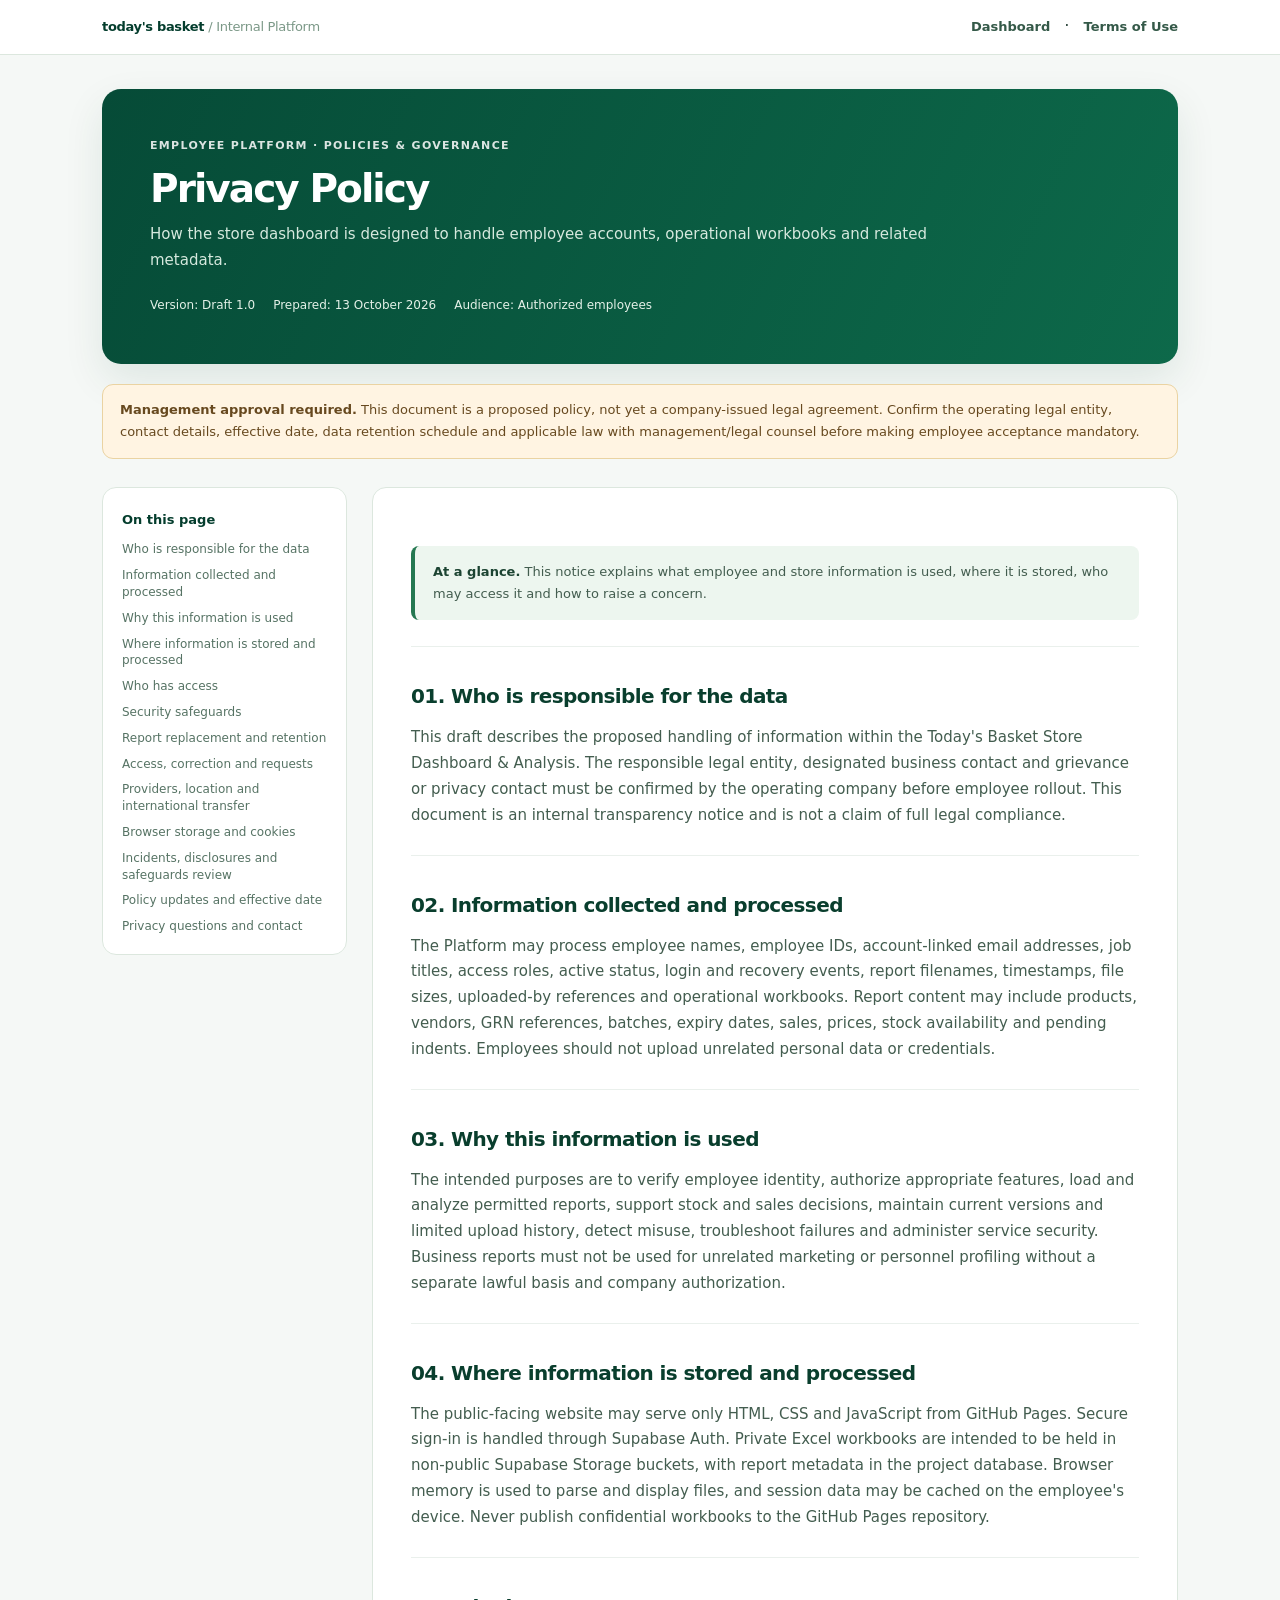
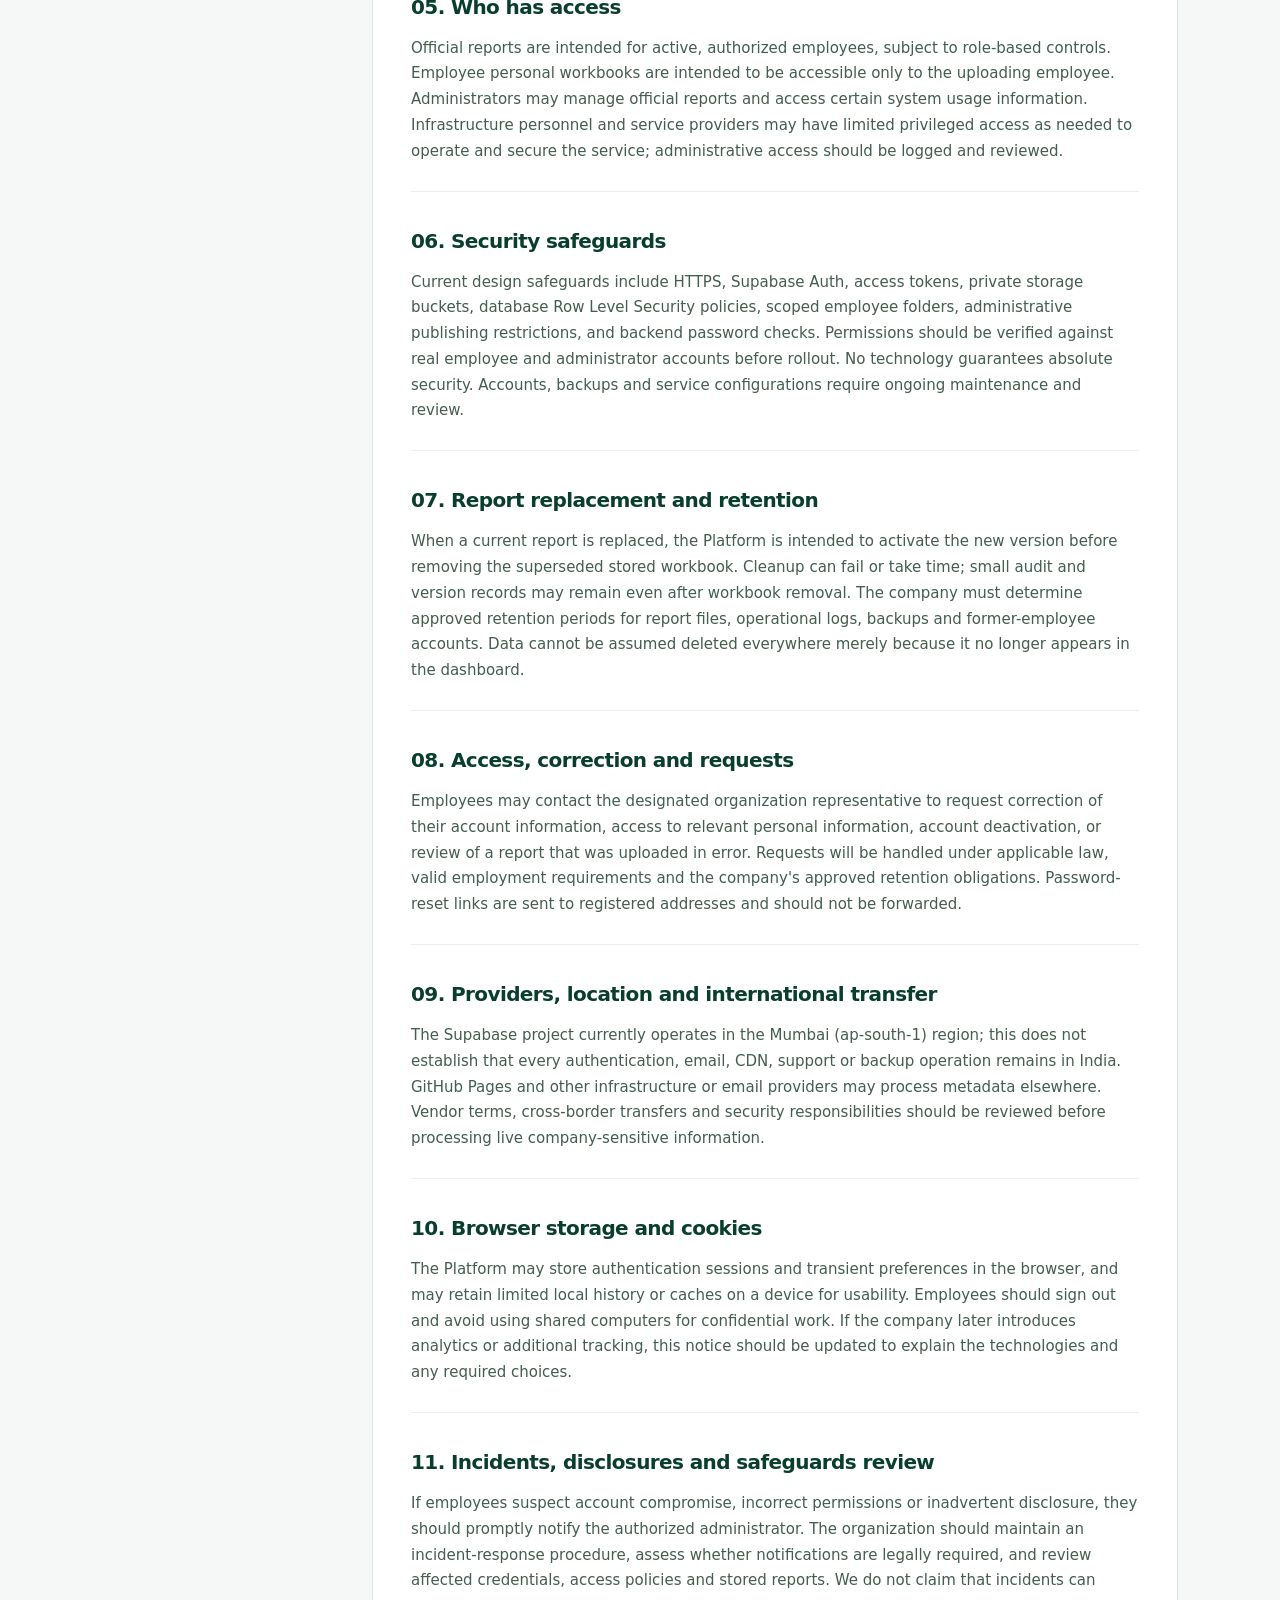
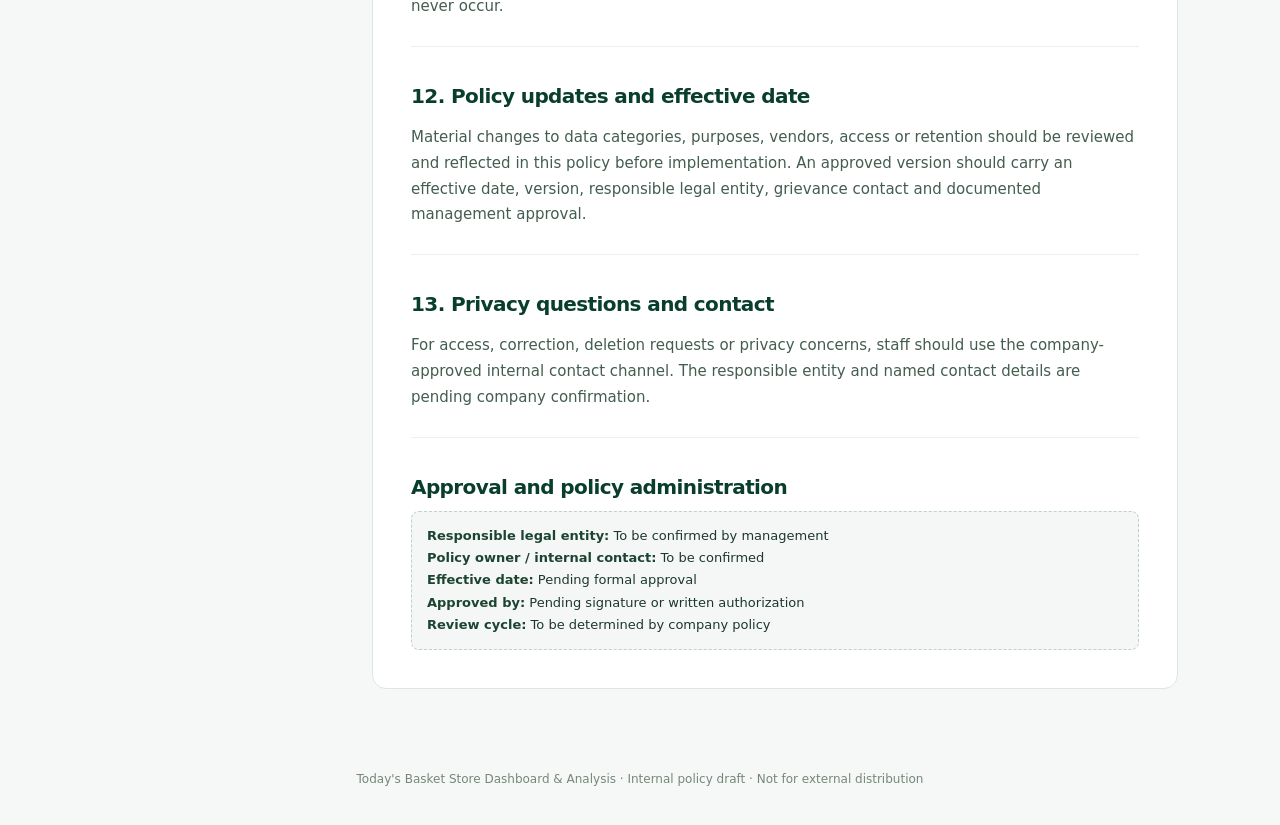
<file: privacy.html>
<!doctype html><html lang="en"><head><meta charset="utf-8"><meta name="viewport" content="width=device-width,initial-scale=1"><meta name="color-scheme" content="light"><title>Privacy Policy | Today's Basket</title><style>
:root{color-scheme:light;--green:#07543c;--deep:#043d2d;--text:#1c372c;--muted:#60756a;--line:#dce7de;--bg:#f5f8f6}
*{box-sizing:border-box}html{scroll-behavior:smooth}body{margin:0;background:var(--bg);color:var(--text);font-family:Inter,'DM Sans',system-ui,-apple-system,BlinkMacSystemFont,'Segoe UI',sans-serif;line-height:1.72;font-size:15px;-webkit-text-size-adjust:100%}
header{background:#fff;border-bottom:1px solid var(--line);position:sticky;top:0;z-index:5}nav{max-width:1160px;margin:auto;display:flex;align-items:center;justify-content:space-between;gap:12px;padding:14px clamp(18px,4vw,42px)}nav .brand{font-weight:850;color:var(--deep);letter-spacing:-.025em}nav a{color:#345948;font-weight:700;text-decoration:none;font-size:13px}nav a:hover{text-decoration:underline}
main{max-width:1160px;margin:34px auto 80px;padding:0 clamp(16px,4vw,42px)}.hero{background:linear-gradient(115deg,#064b37,#0d694a);color:white;border-radius:19px;padding:clamp(24px,5vw,48px);box-shadow:0 16px 40px #064b3719}.eyebrow{text-transform:uppercase;letter-spacing:.12em;font-size:11px;font-weight:850;opacity:.85}h1{font-size:clamp(28px,3.1vw,39px);line-height:1.18;letter-spacing:-.05em;margin:10px 0}h2{font-size:20px;color:#093e2d;letter-spacing:-.03em;line-height:1.35;margin:32px 0 10px}h3{font-size:16px;color:#174b36;line-height:1.4;margin:22px 0 8px}p,li{color:#435d4f}ul,ol{padding-left:23px}.hero p{color:#d6e9de;max-width:790px;margin:10px 0 0}.meta{display:flex;gap:18px;flex-wrap:wrap;font-size:12px;color:#e4f1e8;margin-top:22px}.grid{display:grid;grid-template-columns:245px minmax(0,1fr);gap:25px;margin-top:28px;align-items:start}.toc{background:white;border:1px solid var(--line);border-radius:14px;padding:19px;position:sticky;top:76px}.toc strong{color:var(--deep);font-size:13px}.toc a{display:block;margin-top:9px;color:#567364;text-decoration:none;font-size:12px;line-height:1.4}.toc a:hover{text-decoration:underline;color:var(--deep)}article{background:white;border:1px solid var(--line);border-radius:14px;padding:clamp(20px,3vw,38px);min-width:0}article section{border-top:1px solid #eaf0ec;margin-top:26px;padding-top:4px}article section:first-child{border-top:0;margin-top:0}.callout{background:#edf6ef;border-left:4px solid #257851;border-radius:8px;padding:15px 18px;margin:20px 0}.callout p{margin:0;font-size:13px}.legal-status{background:#fff4e2;border:1px solid #ead3a2;color:#67491f;padding:14px 17px;border-radius:11px;margin-top:20px;font-size:13px}.legal-status strong{color:#67491f}.contact-placeholder{background:#f5f7f6;border:1px dashed #bed3c4;border-radius:8px;padding:13px 15px;font-size:13px}strong{color:#1c4432}a{color:#086444}a:focus-visible{outline:3px solid #2c875a;outline-offset:2px;border-radius:3px}footer{text-align:center;color:#75877a;font-size:12px;padding:0 20px 35px}@media(max-width:900px){.grid{grid-template-columns:1fr}.toc{position:static;display:grid;grid-template-columns:repeat(2,minmax(0,1fr));column-gap:12px}.toc strong{grid-column:1/-1}}@media(max-width:540px){main{margin:16px auto 50px}.grid{gap:16px;margin-top:17px}.toc{grid-template-columns:1fr}article{border-radius:12px}.hero{border-radius:12px}nav{flex-wrap:wrap}}
</style></head><body><header><nav><a class="brand" href="index.html">today's basket <span style="font-weight:500;color:#7b9887">/ Internal Platform</span></a><div><a href="index.html">Dashboard</a> &nbsp; · &nbsp; <a href="terms.html">Terms of Use</a></div></nav></header><main><div class="hero"><div class="eyebrow">Employee platform · Policies & governance</div><h1>Privacy Policy</h1><p>How the store dashboard is designed to handle employee accounts, operational workbooks and related metadata.</p><div class="meta"><span>Version: Draft 1.0</span><span>Prepared: 13 October 2026</span><span>Audience: Authorized employees</span></div></div><div class="legal-status"><strong>Management approval required.</strong> This document is a proposed policy, not yet a company-issued legal agreement. Confirm the operating legal entity, contact details, effective date, data retention schedule and applicable law with management/legal counsel before making employee acceptance mandatory.</div><div class="grid"><aside class="toc"><strong>On this page</strong><a href="#controller">Who is responsible for the data</a><a href="#information">Information collected and processed</a><a href="#purposes">Why this information is used</a><a href="#flow">Where information is stored and processed</a><a href="#access">Who has access</a><a href="#security">Security safeguards</a><a href="#retention">Report replacement and retention</a><a href="#rights">Access, correction and requests</a><a href="#providers">Providers, location and international transfer</a><a href="#cookies">Browser storage and cookies</a><a href="#incidents">Incidents, disclosures and safeguards review</a><a href="#updates">Policy updates and effective date</a><a href="#contact">Privacy questions and contact</a></aside><article><div class="callout"><p><strong>At a glance.</strong> This notice explains what employee and store information is used, where it is stored, who may access it and how to raise a concern.</p></div><section id="controller"><h2>01. Who is responsible for the data</h2><p>This draft describes the proposed handling of information within the Today&#x27;s Basket Store Dashboard &amp; Analysis. The responsible legal entity, designated business contact and grievance or privacy contact must be confirmed by the operating company before employee rollout. This document is an internal transparency notice and is not a claim of full legal compliance.</p></section><section id="information"><h2>02. Information collected and processed</h2><p>The Platform may process employee names, employee IDs, account-linked email addresses, job titles, access roles, active status, login and recovery events, report filenames, timestamps, file sizes, uploaded-by references and operational workbooks. Report content may include products, vendors, GRN references, batches, expiry dates, sales, prices, stock availability and pending indents. Employees should not upload unrelated personal data or credentials.</p></section><section id="purposes"><h2>03. Why this information is used</h2><p>The intended purposes are to verify employee identity, authorize appropriate features, load and analyze permitted reports, support stock and sales decisions, maintain current versions and limited upload history, detect misuse, troubleshoot failures and administer service security. Business reports must not be used for unrelated marketing or personnel profiling without a separate lawful basis and company authorization.</p></section><section id="flow"><h2>04. Where information is stored and processed</h2><p>The public-facing website may serve only HTML, CSS and JavaScript from GitHub Pages. Secure sign-in is handled through Supabase Auth. Private Excel workbooks are intended to be held in non-public Supabase Storage buckets, with report metadata in the project database. Browser memory is used to parse and display files, and session data may be cached on the employee&#x27;s device. Never publish confidential workbooks to the GitHub Pages repository.</p></section><section id="access"><h2>05. Who has access</h2><p>Official reports are intended for active, authorized employees, subject to role-based controls. Employee personal workbooks are intended to be accessible only to the uploading employee. Administrators may manage official reports and access certain system usage information. Infrastructure personnel and service providers may have limited privileged access as needed to operate and secure the service; administrative access should be logged and reviewed.</p></section><section id="security"><h2>06. Security safeguards</h2><p>Current design safeguards include HTTPS, Supabase Auth, access tokens, private storage buckets, database Row Level Security policies, scoped employee folders, administrative publishing restrictions, and backend password checks. Permissions should be verified against real employee and administrator accounts before rollout. No technology guarantees absolute security. Accounts, backups and service configurations require ongoing maintenance and review.</p></section><section id="retention"><h2>07. Report replacement and retention</h2><p>When a current report is replaced, the Platform is intended to activate the new version before removing the superseded stored workbook. Cleanup can fail or take time; small audit and version records may remain even after workbook removal. The company must determine approved retention periods for report files, operational logs, backups and former-employee accounts. Data cannot be assumed deleted everywhere merely because it no longer appears in the dashboard.</p></section><section id="rights"><h2>08. Access, correction and requests</h2><p>Employees may contact the designated organization representative to request correction of their account information, access to relevant personal information, account deactivation, or review of a report that was uploaded in error. Requests will be handled under applicable law, valid employment requirements and the company&#x27;s approved retention obligations. Password-reset links are sent to registered addresses and should not be forwarded.</p></section><section id="providers"><h2>09. Providers, location and international transfer</h2><p>The Supabase project currently operates in the Mumbai (ap-south-1) region; this does not establish that every authentication, email, CDN, support or backup operation remains in India. GitHub Pages and other infrastructure or email providers may process metadata elsewhere. Vendor terms, cross-border transfers and security responsibilities should be reviewed before processing live company-sensitive information.</p></section><section id="cookies"><h2>10. Browser storage and cookies</h2><p>The Platform may store authentication sessions and transient preferences in the browser, and may retain limited local history or caches on a device for usability. Employees should sign out and avoid using shared computers for confidential work. If the company later introduces analytics or additional tracking, this notice should be updated to explain the technologies and any required choices.</p></section><section id="incidents"><h2>11. Incidents, disclosures and safeguards review</h2><p>If employees suspect account compromise, incorrect permissions or inadvertent disclosure, they should promptly notify the authorized administrator. The organization should maintain an incident-response procedure, assess whether notifications are legally required, and review affected credentials, access policies and stored reports. We do not claim that incidents can never occur.</p></section><section id="updates"><h2>12. Policy updates and effective date</h2><p>Material changes to data categories, purposes, vendors, access or retention should be reviewed and reflected in this policy before implementation. An approved version should carry an effective date, version, responsible legal entity, grievance contact and documented management approval.</p></section><section id="contact"><h2>13. Privacy questions and contact</h2><p>For access, correction, deletion requests or privacy concerns, staff should use the company-approved internal contact channel. The responsible entity and named contact details are pending company confirmation.</p></section><section><h2>Approval and policy administration</h2><div class="contact-placeholder"><strong>Responsible legal entity:</strong> To be confirmed by management<br><strong>Policy owner / internal contact:</strong> To be confirmed<br><strong>Effective date:</strong> Pending formal approval<br><strong>Approved by:</strong> Pending signature or written authorization<br><strong>Review cycle:</strong> To be determined by company policy</div></section></article></div></main><footer>Today's Basket Store Dashboard & Analysis · Internal policy draft · Not for external distribution</footer></body></html>
</file>
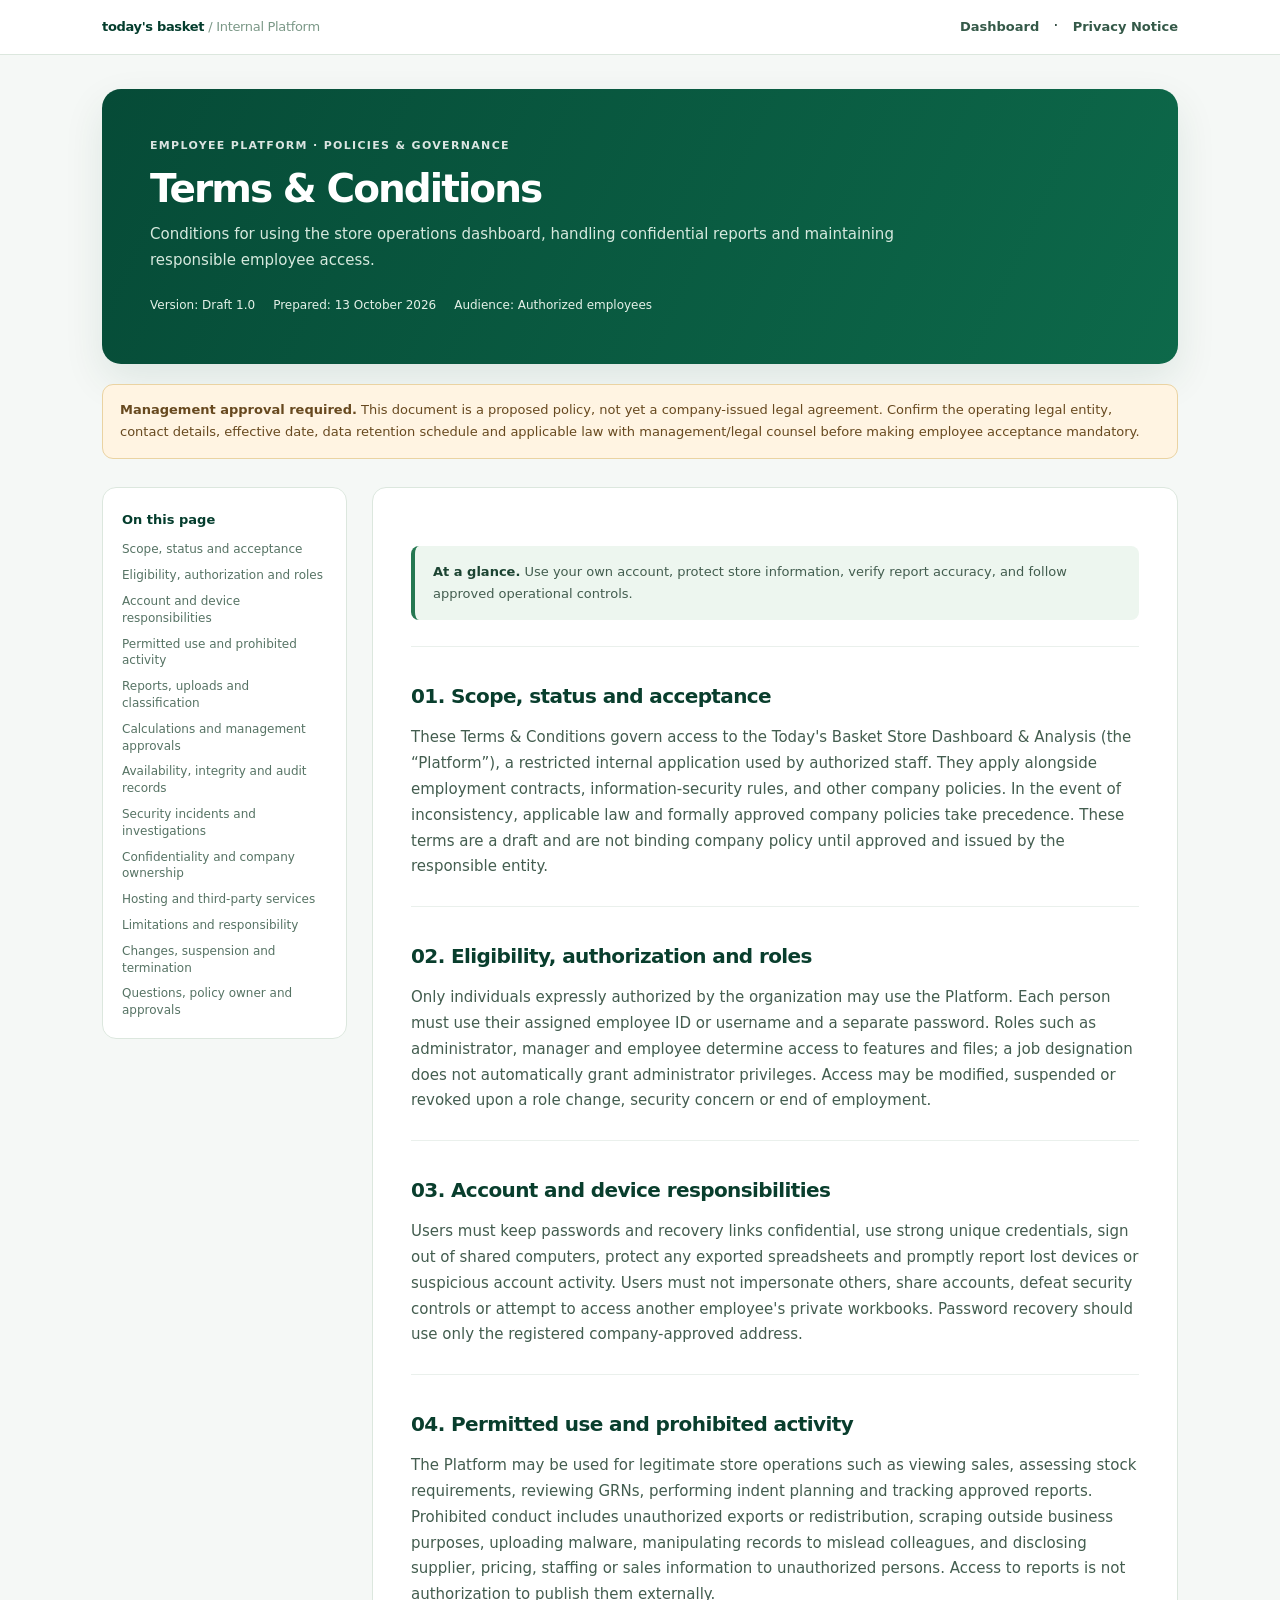
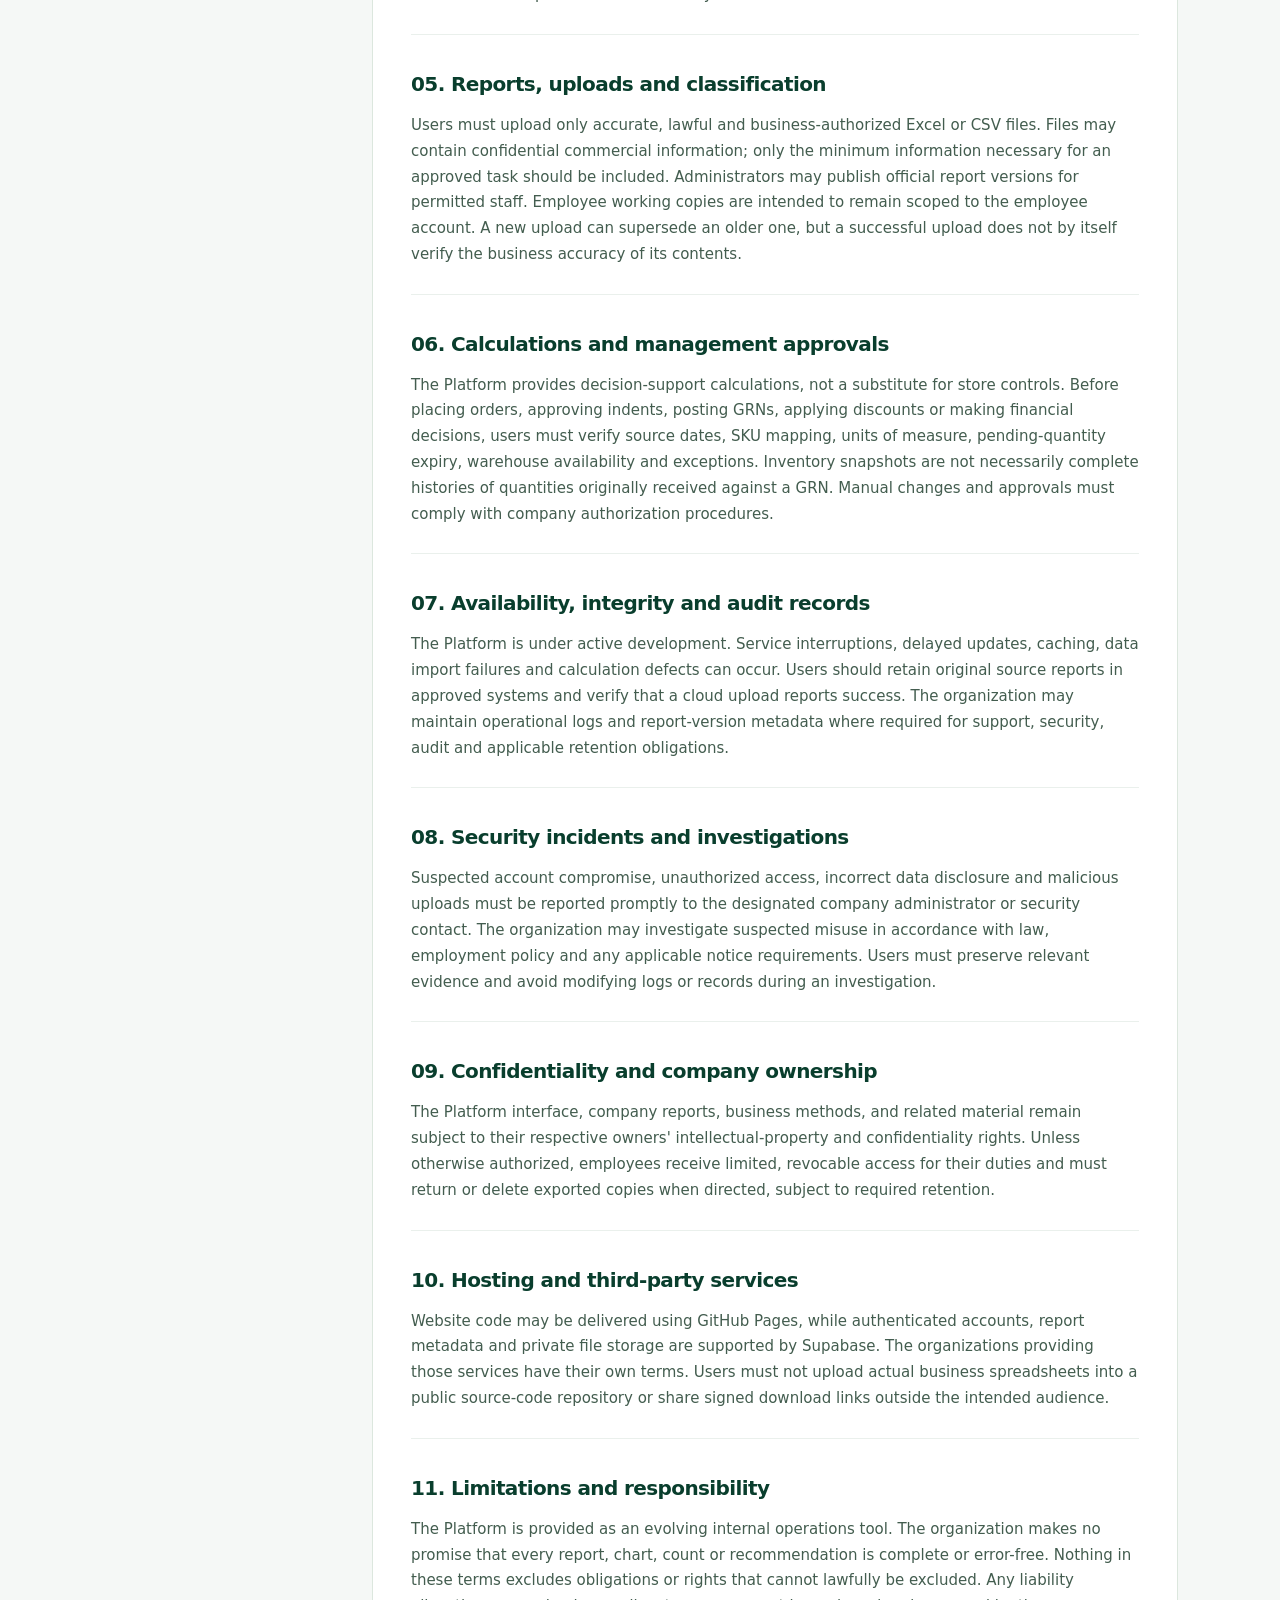
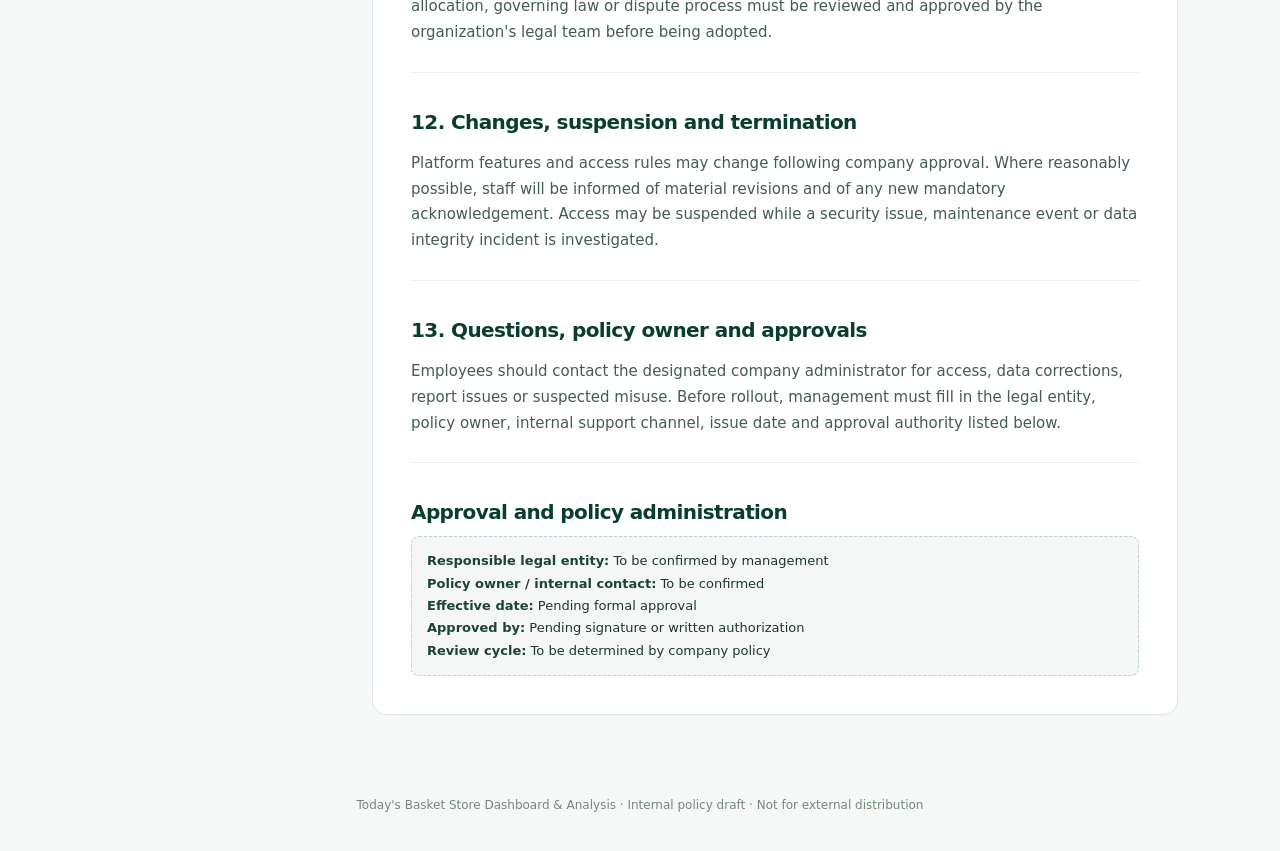
<file: terms.html>
<!doctype html><html lang="en"><head><meta charset="utf-8"><meta name="viewport" content="width=device-width,initial-scale=1"><meta name="color-scheme" content="light"><title>Terms &amp; Conditions | Today's Basket</title><style>
:root{color-scheme:light;--green:#07543c;--deep:#043d2d;--text:#1c372c;--muted:#60756a;--line:#dce7de;--bg:#f5f8f6}
*{box-sizing:border-box}html{scroll-behavior:smooth}body{margin:0;background:var(--bg);color:var(--text);font-family:Inter,'DM Sans',system-ui,-apple-system,BlinkMacSystemFont,'Segoe UI',sans-serif;line-height:1.72;font-size:15px;-webkit-text-size-adjust:100%}
header{background:#fff;border-bottom:1px solid var(--line);position:sticky;top:0;z-index:5}nav{max-width:1160px;margin:auto;display:flex;align-items:center;justify-content:space-between;gap:12px;padding:14px clamp(18px,4vw,42px)}nav .brand{font-weight:850;color:var(--deep);letter-spacing:-.025em}nav a{color:#345948;font-weight:700;text-decoration:none;font-size:13px}nav a:hover{text-decoration:underline}
main{max-width:1160px;margin:34px auto 80px;padding:0 clamp(16px,4vw,42px)}.hero{background:linear-gradient(115deg,#064b37,#0d694a);color:white;border-radius:19px;padding:clamp(24px,5vw,48px);box-shadow:0 16px 40px #064b3719}.eyebrow{text-transform:uppercase;letter-spacing:.12em;font-size:11px;font-weight:850;opacity:.85}h1{font-size:clamp(28px,3.1vw,39px);line-height:1.18;letter-spacing:-.05em;margin:10px 0}h2{font-size:20px;color:#093e2d;letter-spacing:-.03em;line-height:1.35;margin:32px 0 10px}h3{font-size:16px;color:#174b36;line-height:1.4;margin:22px 0 8px}p,li{color:#435d4f}ul,ol{padding-left:23px}.hero p{color:#d6e9de;max-width:790px;margin:10px 0 0}.meta{display:flex;gap:18px;flex-wrap:wrap;font-size:12px;color:#e4f1e8;margin-top:22px}.grid{display:grid;grid-template-columns:245px minmax(0,1fr);gap:25px;margin-top:28px;align-items:start}.toc{background:white;border:1px solid var(--line);border-radius:14px;padding:19px;position:sticky;top:76px}.toc strong{color:var(--deep);font-size:13px}.toc a{display:block;margin-top:9px;color:#567364;text-decoration:none;font-size:12px;line-height:1.4}.toc a:hover{text-decoration:underline;color:var(--deep)}article{background:white;border:1px solid var(--line);border-radius:14px;padding:clamp(20px,3vw,38px);min-width:0}article section{border-top:1px solid #eaf0ec;margin-top:26px;padding-top:4px}article section:first-child{border-top:0;margin-top:0}.callout{background:#edf6ef;border-left:4px solid #257851;border-radius:8px;padding:15px 18px;margin:20px 0}.callout p{margin:0;font-size:13px}.legal-status{background:#fff4e2;border:1px solid #ead3a2;color:#67491f;padding:14px 17px;border-radius:11px;margin-top:20px;font-size:13px}.legal-status strong{color:#67491f}.contact-placeholder{background:#f5f7f6;border:1px dashed #bed3c4;border-radius:8px;padding:13px 15px;font-size:13px}strong{color:#1c4432}a{color:#086444}a:focus-visible{outline:3px solid #2c875a;outline-offset:2px;border-radius:3px}footer{text-align:center;color:#75877a;font-size:12px;padding:0 20px 35px}@media(max-width:900px){.grid{grid-template-columns:1fr}.toc{position:static;display:grid;grid-template-columns:repeat(2,minmax(0,1fr));column-gap:12px}.toc strong{grid-column:1/-1}}@media(max-width:540px){main{margin:16px auto 50px}.grid{gap:16px;margin-top:17px}.toc{grid-template-columns:1fr}article{border-radius:12px}.hero{border-radius:12px}nav{flex-wrap:wrap}}
</style></head><body><header><nav><a class="brand" href="index.html">today's basket <span style="font-weight:500;color:#7b9887">/ Internal Platform</span></a><div><a href="index.html">Dashboard</a> &nbsp; · &nbsp; <a href="privacy.html">Privacy Notice</a></div></nav></header><main><div class="hero"><div class="eyebrow">Employee platform · Policies & governance</div><h1>Terms &amp; Conditions</h1><p>Conditions for using the store operations dashboard, handling confidential reports and maintaining responsible employee access.</p><div class="meta"><span>Version: Draft 1.0</span><span>Prepared: 13 October 2026</span><span>Audience: Authorized employees</span></div></div><div class="legal-status"><strong>Management approval required.</strong> This document is a proposed policy, not yet a company-issued legal agreement. Confirm the operating legal entity, contact details, effective date, data retention schedule and applicable law with management/legal counsel before making employee acceptance mandatory.</div><div class="grid"><aside class="toc"><strong>On this page</strong><a href="#scope">Scope, status and acceptance</a><a href="#eligibility">Eligibility, authorization and roles</a><a href="#responsibilities">Account and device responsibilities</a><a href="#permitted">Permitted use and prohibited activity</a><a href="#reports">Reports, uploads and classification</a><a href="#decisions">Calculations and management approvals</a><a href="#records">Availability, integrity and audit records</a><a href="#security">Security incidents and investigations</a><a href="#confidentiality">Confidentiality and company ownership</a><a href="#thirdparty">Hosting and third-party services</a><a href="#disclaimer">Limitations and responsibility</a><a href="#changes">Changes, suspension and termination</a><a href="#contact">Questions, policy owner and approvals</a></aside><article><div class="callout"><p><strong>At a glance.</strong> Use your own account, protect store information, verify report accuracy, and follow approved operational controls.</p></div><section id="scope"><h2>01. Scope, status and acceptance</h2><p>These Terms &amp; Conditions govern access to the Today&#x27;s Basket Store Dashboard &amp; Analysis (the “Platform”), a restricted internal application used by authorized staff. They apply alongside employment contracts, information-security rules, and other company policies. In the event of inconsistency, applicable law and formally approved company policies take precedence. These terms are a draft and are not binding company policy until approved and issued by the responsible entity.</p></section><section id="eligibility"><h2>02. Eligibility, authorization and roles</h2><p>Only individuals expressly authorized by the organization may use the Platform. Each person must use their assigned employee ID or username and a separate password. Roles such as administrator, manager and employee determine access to features and files; a job designation does not automatically grant administrator privileges. Access may be modified, suspended or revoked upon a role change, security concern or end of employment.</p></section><section id="responsibilities"><h2>03. Account and device responsibilities</h2><p>Users must keep passwords and recovery links confidential, use strong unique credentials, sign out of shared computers, protect any exported spreadsheets and promptly report lost devices or suspicious account activity. Users must not impersonate others, share accounts, defeat security controls or attempt to access another employee&#x27;s private workbooks. Password recovery should use only the registered company-approved address.</p></section><section id="permitted"><h2>04. Permitted use and prohibited activity</h2><p>The Platform may be used for legitimate store operations such as viewing sales, assessing stock requirements, reviewing GRNs, performing indent planning and tracking approved reports. Prohibited conduct includes unauthorized exports or redistribution, scraping outside business purposes, uploading malware, manipulating records to mislead colleagues, and disclosing supplier, pricing, staffing or sales information to unauthorized persons. Access to reports is not authorization to publish them externally.</p></section><section id="reports"><h2>05. Reports, uploads and classification</h2><p>Users must upload only accurate, lawful and business-authorized Excel or CSV files. Files may contain confidential commercial information; only the minimum information necessary for an approved task should be included. Administrators may publish official report versions for permitted staff. Employee working copies are intended to remain scoped to the employee account. A new upload can supersede an older one, but a successful upload does not by itself verify the business accuracy of its contents.</p></section><section id="decisions"><h2>06. Calculations and management approvals</h2><p>The Platform provides decision-support calculations, not a substitute for store controls. Before placing orders, approving indents, posting GRNs, applying discounts or making financial decisions, users must verify source dates, SKU mapping, units of measure, pending-quantity expiry, warehouse availability and exceptions. Inventory snapshots are not necessarily complete histories of quantities originally received against a GRN. Manual changes and approvals must comply with company authorization procedures.</p></section><section id="records"><h2>07. Availability, integrity and audit records</h2><p>The Platform is under active development. Service interruptions, delayed updates, caching, data import failures and calculation defects can occur. Users should retain original source reports in approved systems and verify that a cloud upload reports success. The organization may maintain operational logs and report-version metadata where required for support, security, audit and applicable retention obligations.</p></section><section id="security"><h2>08. Security incidents and investigations</h2><p>Suspected account compromise, unauthorized access, incorrect data disclosure and malicious uploads must be reported promptly to the designated company administrator or security contact. The organization may investigate suspected misuse in accordance with law, employment policy and any applicable notice requirements. Users must preserve relevant evidence and avoid modifying logs or records during an investigation.</p></section><section id="confidentiality"><h2>09. Confidentiality and company ownership</h2><p>The Platform interface, company reports, business methods, and related material remain subject to their respective owners&#x27; intellectual-property and confidentiality rights. Unless otherwise authorized, employees receive limited, revocable access for their duties and must return or delete exported copies when directed, subject to required retention.</p></section><section id="thirdparty"><h2>10. Hosting and third-party services</h2><p>Website code may be delivered using GitHub Pages, while authenticated accounts, report metadata and private file storage are supported by Supabase. The organizations providing those services have their own terms. Users must not upload actual business spreadsheets into a public source-code repository or share signed download links outside the intended audience.</p></section><section id="disclaimer"><h2>11. Limitations and responsibility</h2><p>The Platform is provided as an evolving internal operations tool. The organization makes no promise that every report, chart, count or recommendation is complete or error-free. Nothing in these terms excludes obligations or rights that cannot lawfully be excluded. Any liability allocation, governing law or dispute process must be reviewed and approved by the organization&#x27;s legal team before being adopted.</p></section><section id="changes"><h2>12. Changes, suspension and termination</h2><p>Platform features and access rules may change following company approval. Where reasonably possible, staff will be informed of material revisions and of any new mandatory acknowledgement. Access may be suspended while a security issue, maintenance event or data integrity incident is investigated.</p></section><section id="contact"><h2>13. Questions, policy owner and approvals</h2><p>Employees should contact the designated company administrator for access, data corrections, report issues or suspected misuse. Before rollout, management must fill in the legal entity, policy owner, internal support channel, issue date and approval authority listed below.</p></section><section><h2>Approval and policy administration</h2><div class="contact-placeholder"><strong>Responsible legal entity:</strong> To be confirmed by management<br><strong>Policy owner / internal contact:</strong> To be confirmed<br><strong>Effective date:</strong> Pending formal approval<br><strong>Approved by:</strong> Pending signature or written authorization<br><strong>Review cycle:</strong> To be determined by company policy</div></section></article></div></main><footer>Today's Basket Store Dashboard & Analysis · Internal policy draft · Not for external distribution</footer></body></html>
</file>
